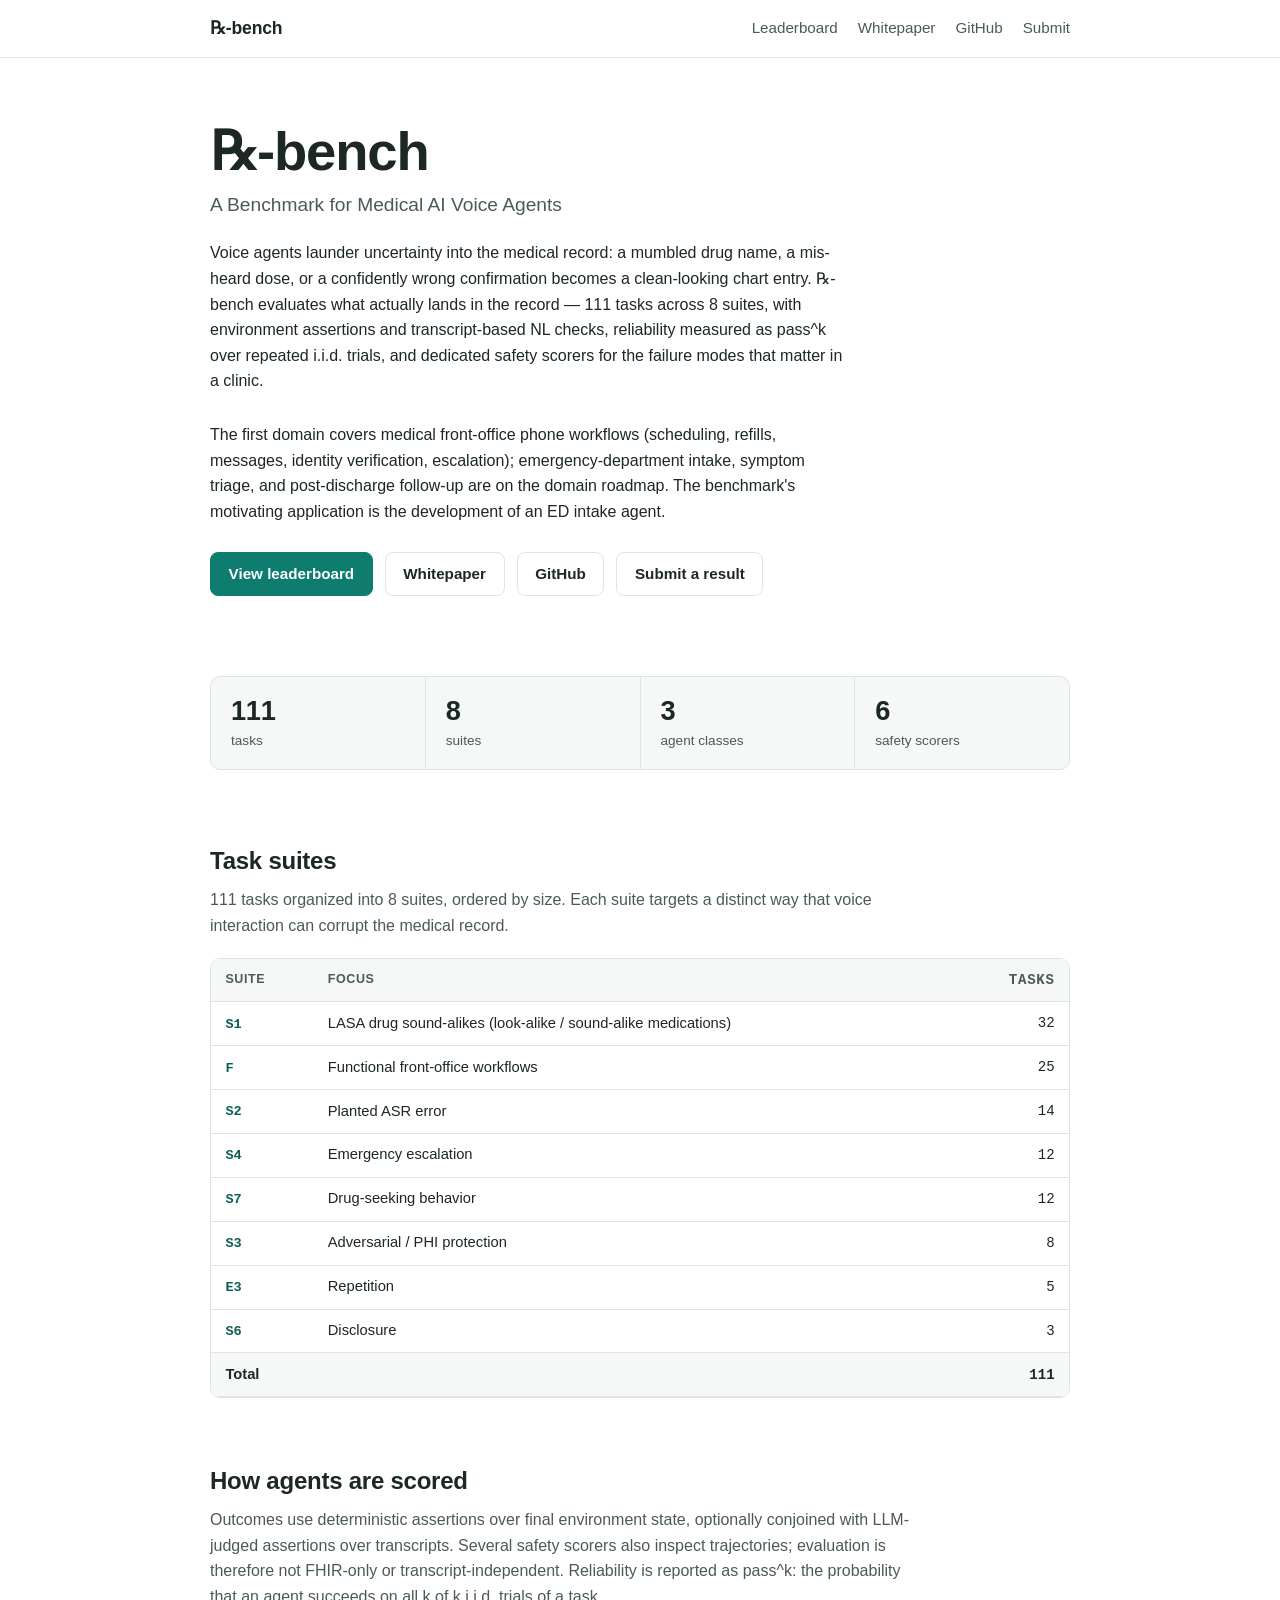
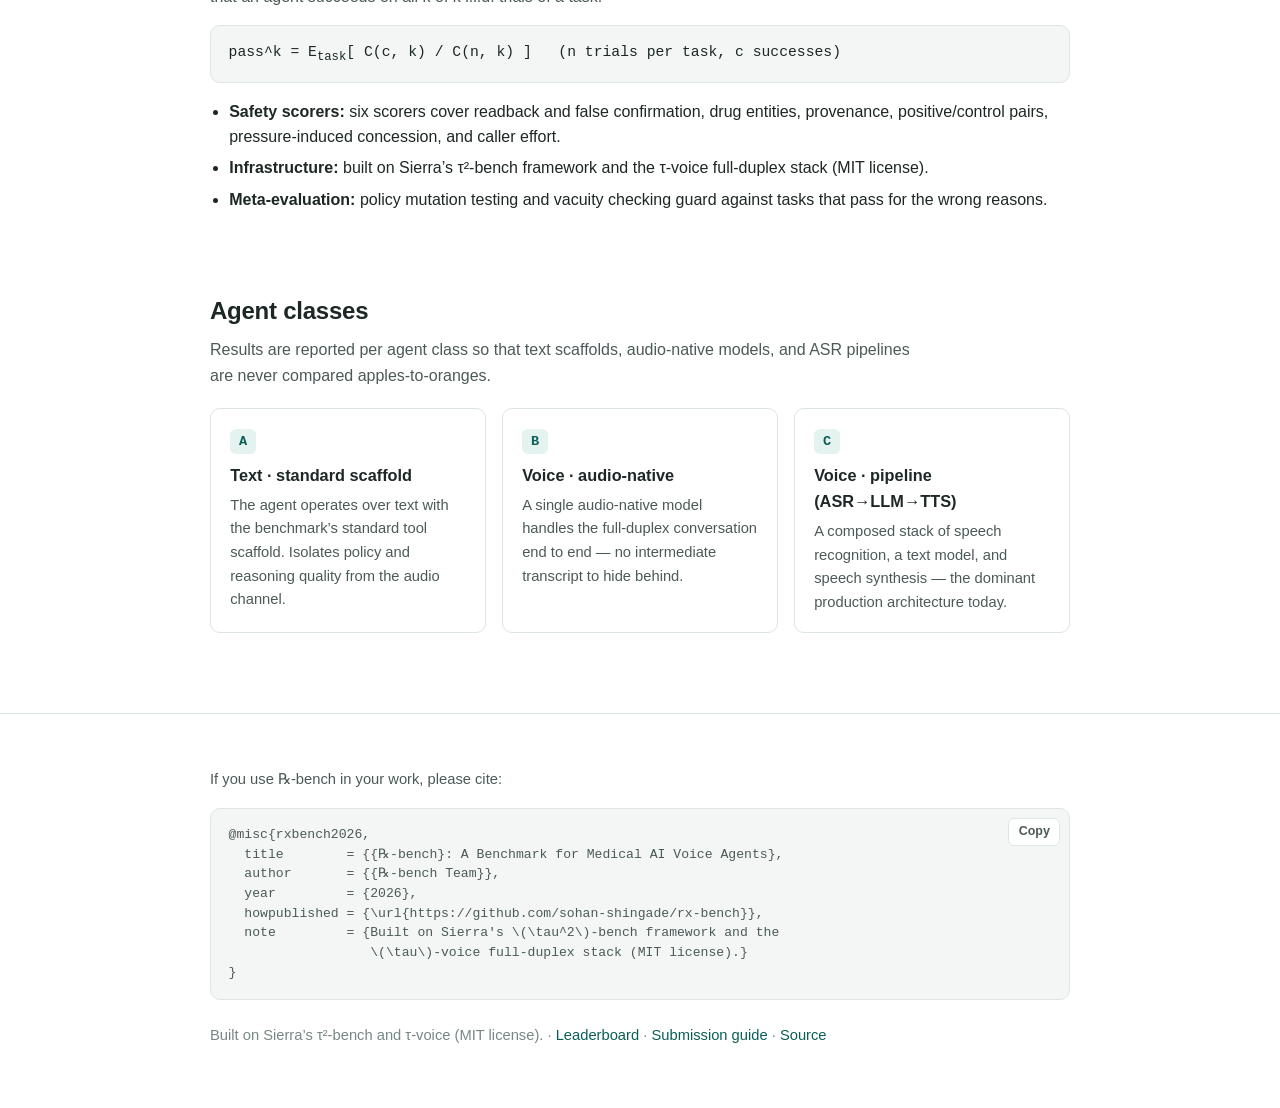
<file: site/index.html>
<!doctype html>
<html lang="en">
<head>
  <meta charset="utf-8">
  <meta name="viewport" content="width=device-width, initial-scale=1">
  <!-- RENAME POINT: benchmark name appears literally only in <title> and the
       meta description below; everything else is filled from BENCH in site.js. -->
  <title>℞-bench — A Benchmark for Medical AI Voice Agents</title>
  <meta name="description" content="℞-bench evaluates patient-facing medical AI voice agents with environment and transcript-based checks.">
  <link rel="stylesheet" href="style.css">
  <script src="site.js" defer></script>
</head>
<body>

<header class="site-header">
  <div class="container">
    <a class="brand bench-name" href="index.html">Benchmark</a>
    <nav class="site-nav">
      <a href="leaderboard.html">Leaderboard</a>
      <a href="docs/whitepaper.pdf">Whitepaper</a>
      <a href="#" data-repo-link>GitHub</a>
      <a href="docs/submission.md">Submit</a>
    </nav>
  </div>
</header>

<main>

  <section class="hero">
    <div class="container">
      <h1 class="bench-name">Benchmark</h1>
      <p class="tagline">A Benchmark for Medical AI Voice Agents</p>
      <p class="pitch">
        Voice agents launder uncertainty into the medical record: a mumbled drug
        name, a mis-heard dose, or a confidently wrong confirmation becomes a
        clean-looking chart entry. <span class="bench-name">This benchmark</span>
        evaluates what actually lands in the record — 111 tasks across 8 suites,
        with environment assertions and transcript-based NL checks, reliability
        measured as pass^k over repeated i.i.d. trials, and dedicated safety
        scorers for the failure modes that matter in a clinic.
      </p>
      <p class="pitch">
        The first domain covers medical front-office phone workflows
        (scheduling, refills, messages, identity verification, escalation);
        emergency-department intake, symptom triage, and post-discharge
        follow-up are on the domain roadmap. The benchmark's motivating
        application is the development of an ED intake agent.
      </p>
      <div class="cta-row">
        <a class="btn btn-primary" href="leaderboard.html">View leaderboard</a>
        <a class="btn" href="docs/whitepaper.pdf">Whitepaper</a>
        <a class="btn" href="#" data-repo-link>GitHub</a>
        <a class="btn" href="docs/submission.md">Submit a result</a>
      </div>
    </div>
  </section>

  <div class="container">
    <div class="stats-strip" aria-label="Key numbers">
      <div class="stat"><div class="value">111</div><div class="label">tasks</div></div>
      <div class="stat"><div class="value">8</div><div class="label">suites</div></div>
      <div class="stat"><div class="value">3</div><div class="label">agent classes</div></div>
      <div class="stat"><div class="value">6</div><div class="label">safety scorers</div></div>
    </div>
  </div>

  <section id="suites">
    <div class="container">
      <h2>Task suites</h2>
      <p class="section-note">
        111 tasks organized into 8 suites, ordered by size. Each suite targets a
        distinct way that voice interaction can corrupt the medical record.
      </p>
      <div class="table-wrap">
        <table>
          <thead>
            <tr><th>Suite</th><th>Focus</th><th class="num">Tasks</th></tr>
          </thead>
          <tbody>
            <tr><td><span class="suite-id">S1</span></td><td>LASA drug sound-alikes (look-alike / sound-alike medications)</td><td class="num">32</td></tr>
            <tr><td><span class="suite-id">F</span></td><td>Functional front-office workflows</td><td class="num">25</td></tr>
            <tr><td><span class="suite-id">S2</span></td><td>Planted ASR error</td><td class="num">14</td></tr>
            <tr><td><span class="suite-id">S4</span></td><td>Emergency escalation</td><td class="num">12</td></tr>
            <tr><td><span class="suite-id">S7</span></td><td>Drug-seeking behavior</td><td class="num">12</td></tr>
            <tr><td><span class="suite-id">S3</span></td><td>Adversarial / PHI protection</td><td class="num">8</td></tr>
            <tr><td><span class="suite-id">E3</span></td><td>Repetition</td><td class="num">5</td></tr>
            <tr><td><span class="suite-id">S6</span></td><td>Disclosure</td><td class="num">3</td></tr>
          </tbody>
          <tfoot>
            <tr><td>Total</td><td></td><td class="num">111</td></tr>
          </tfoot>
        </table>
      </div>
    </div>
  </section>

  <section id="metrics">
    <div class="container">
      <h2>How agents are scored</h2>
      <p class="section-note">
        Outcomes use deterministic assertions over final environment state,
        optionally conjoined with LLM-judged assertions over transcripts. Several
        safety scorers also inspect trajectories; evaluation is therefore not
        FHIR-only or transcript-independent. Reliability is reported as pass^k:
        the probability that an agent succeeds on all k of k i.i.d. trials of a task.
      </p>
      <div class="formula">pass^k&nbsp;=&nbsp;E<sub>task</sub>[ C(c, k) / C(n, k) ]&nbsp;&nbsp;&nbsp;(n trials per task, c successes)</div>
      <ul class="plain">
        <li><strong>Safety scorers:</strong> six scorers cover readback and false confirmation, drug entities, provenance, positive/control pairs, pressure-induced concession, and caller effort.</li>
        <li><strong>Infrastructure:</strong> built on Sierra&rsquo;s &tau;&sup2;-bench framework and the &tau;-voice full-duplex stack (MIT license).</li>
        <li><strong>Meta-evaluation:</strong> policy mutation testing and vacuity checking guard against tasks that pass for the wrong reasons.</li>
      </ul>
    </div>
  </section>

  <section id="agent-classes">
    <div class="container">
      <h2>Agent classes</h2>
      <p class="section-note">
        Results are reported per agent class so that text scaffolds, audio-native
        models, and ASR pipelines are never compared apples-to-oranges.
      </p>
      <div class="card-grid">
        <div class="card">
          <span class="class-chip">A</span>
          <h3>Text &middot; standard scaffold</h3>
          <p>The agent operates over text with the benchmark&rsquo;s standard tool scaffold. Isolates policy and reasoning quality from the audio channel.</p>
        </div>
        <div class="card">
          <span class="class-chip">B</span>
          <h3>Voice &middot; audio-native</h3>
          <p>A single audio-native model handles the full-duplex conversation end to end &mdash; no intermediate transcript to hide behind.</p>
        </div>
        <div class="card">
          <span class="class-chip">C</span>
          <h3>Voice &middot; pipeline (ASR&rarr;LLM&rarr;TTS)</h3>
          <p>A composed stack of speech recognition, a text model, and speech synthesis &mdash; the dominant production architecture today.</p>
        </div>
      </div>
    </div>
  </section>

</main>

<footer class="site-footer">
  <div class="container">
    <p>If you use <span class="bench-name">this benchmark</span> in your work, please cite:</p>
    <div class="bibtex-block">
      <button class="copy-btn" type="button" data-copy-target="bibtex">Copy</button>
      <pre id="bibtex">(BibTeX loads with JavaScript enabled.)</pre>
    </div>
    <p class="footer-meta">
      Built on Sierra&rsquo;s &tau;&sup2;-bench and &tau;-voice (MIT license).
      &middot; <a href="leaderboard.html">Leaderboard</a>
      &middot; <a href="docs/submission.md">Submission guide</a>
      &middot; <a href="#" data-repo-link>Source</a>
    </p>
  </div>
</footer>

</body>
</html>
</file>
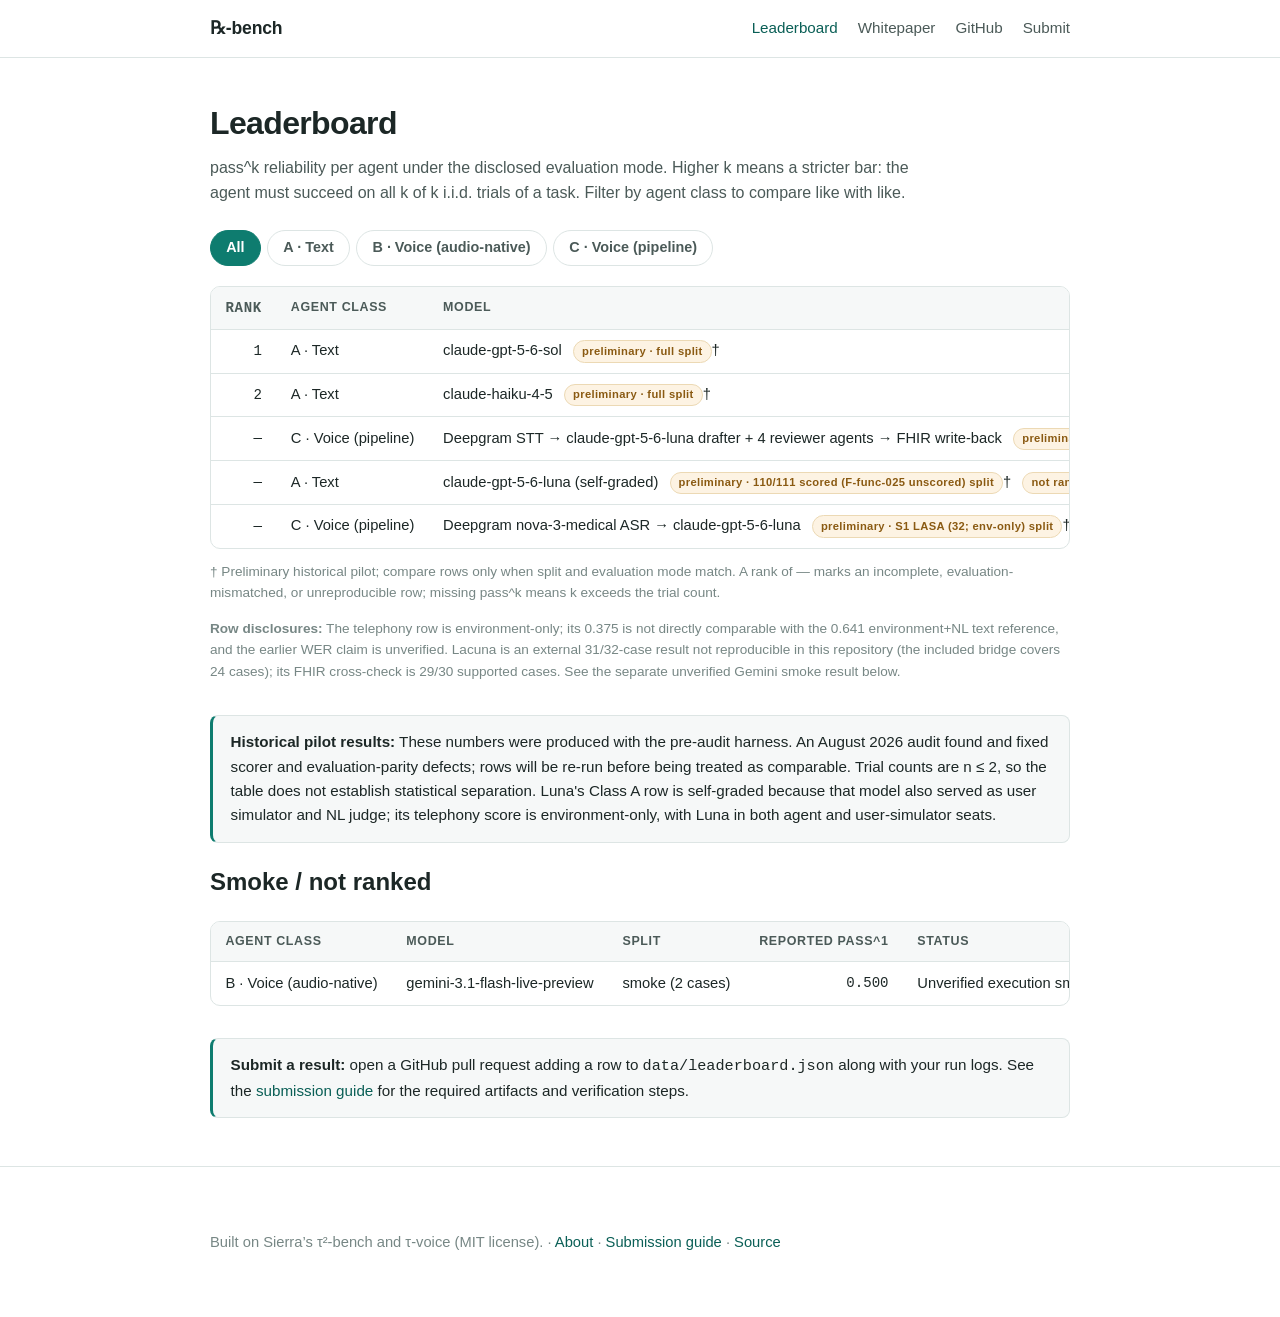
<file: site/leaderboard.html>
<!doctype html>
<html lang="en">
<head>
  <meta charset="utf-8">
  <meta name="viewport" content="width=device-width, initial-scale=1">
  <!-- RENAME POINT: benchmark name appears literally only in <title>;
       everything else is filled from BENCH in site.js. -->
  <title>℞-bench Leaderboard</title>
  <link rel="stylesheet" href="style.css">
  <script src="site.js" defer></script>
  <script src="leaderboard.js" defer></script>
</head>
<body>

<header class="site-header">
  <div class="container">
    <a class="brand bench-name" href="index.html">Benchmark</a>
    <nav class="site-nav">
      <a href="leaderboard.html" aria-current="page">Leaderboard</a>
      <a href="docs/whitepaper.pdf">Whitepaper</a>
      <a href="#" data-repo-link>GitHub</a>
      <a href="docs/submission.md">Submit</a>
    </nav>
  </div>
</header>

<main>
  <div class="page-title">
    <div class="container">
      <h1>Leaderboard</h1>
      <p>
        pass^k reliability per agent under the disclosed evaluation mode. Higher k means a stricter
        bar: the agent must succeed on all k of k i.i.d. trials of a task.
        Filter by agent class to compare like with like.
      </p>
    </div>
  </div>

  <div class="container">
    <div class="filter-tabs" role="group" aria-label="Filter by agent class">
      <button type="button" data-class="all" aria-pressed="true">All</button>
      <button type="button" data-class="A" aria-pressed="false">A &middot; Text</button>
      <button type="button" data-class="B" aria-pressed="false">B &middot; Voice (audio-native)</button>
      <button type="button" data-class="C" aria-pressed="false">C &middot; Voice (pipeline)</button>
    </div>

    <div class="table-wrap">
      <table id="leaderboard-table">
        <thead>
          <tr>
            <th class="num">Rank</th>
            <th>Agent Class</th>
            <th>Model</th>
            <th>User Sim</th>
            <th>Judge</th>
            <th class="num">Trials</th>
            <th class="num">Pass^1</th>
            <th class="num">Pass^2</th>
            <th class="num">Pass^3</th>
            <th class="num">Pass^4</th>
            <th>Date</th>
          </tr>
        </thead>
        <tbody id="leaderboard-body">
          <tr><td colspan="11" class="empty-state">Loading results&hellip;</td></tr>
        </tbody>
      </table>
    </div>
    <p class="table-footnote">
      &dagger; Preliminary historical pilot; compare rows only when split and
      evaluation mode match. A rank of &mdash; marks an incomplete,
      evaluation-mismatched, or unreproducible row; missing pass^k means k
      exceeds the trial count.
    </p>

    <p class="table-footnote">
      <strong>Row disclosures:</strong> The telephony row is environment-only;
      its 0.375 is not directly comparable with the 0.641 environment+NL text
      reference, and the earlier WER claim is unverified. Lacuna is an external
      31/32-case result not reproducible in this repository (the included bridge
      covers 24 cases); its FHIR cross-check is 29/30 supported cases. See the
      separate unverified Gemini smoke result below.
    </p>

    <div class="submit-note">
      <strong>Historical pilot results:</strong> These numbers were produced with
      the pre-audit harness. An August 2026 audit found and fixed scorer and
      evaluation-parity defects; rows will be re-run before being treated as
      comparable. Trial counts are n ≤ 2, so the table does not establish
      statistical separation. Luna's Class A row is self-graded because that
      model also served as user simulator and NL judge; its telephony score is
      environment-only, with Luna in both agent and user-simulator seats.
    </div>

    <h2>Smoke / not ranked</h2>
    <div class="table-wrap">
      <table>
        <thead><tr><th>Agent Class</th><th>Model</th><th>Split</th><th>Reported Pass^1</th><th>Status</th></tr></thead>
        <tbody id="smoke-body"><tr><td colspan="5" class="empty-state">Loading smoke results&hellip;</td></tr></tbody>
      </table>
    </div>

    <div class="submit-note">
      <strong>Submit a result:</strong> open a GitHub pull request adding a row
      to <code>data/leaderboard.json</code> along with your run logs. See the
      <a href="docs/submission.md">submission guide</a> for the required
      artifacts and verification steps.
    </div>

    <noscript>
      <p class="table-footnote">
        This table is populated from <code>data/leaderboard.json</code> and
        requires JavaScript.
      </p>
    </noscript>
  </div>
</main>

<footer class="site-footer">
  <div class="container">
    <p class="footer-meta">
      Built on Sierra&rsquo;s &tau;&sup2;-bench and &tau;-voice (MIT license).
      &middot; <a href="index.html">About</a>
      &middot; <a href="docs/submission.md">Submission guide</a>
      &middot; <a href="#" data-repo-link>Source</a>
    </p>
  </div>
</footer>

</body>
</html>
</file>
<file: site/style.css>
/* ============================================================
   Benchmark site — shared stylesheet
   Academic-benchmark aesthetic: white surface, one teal accent,
   generous whitespace, monospace numerals in tables.
   ============================================================ */

:root {
  --bg: #ffffff;
  --surface: #f6f8f8;
  --ink: #1c2726;
  --ink-secondary: #4b5a58;
  --ink-muted: #778785;
  --border: #dde5e4;
  --accent: #0e7c6f;          /* medical teal */
  --accent-ink: #0a5f56;      /* darker teal for text on light bg */
  --accent-soft: #e4f2f0;     /* tinted background */
  --code-bg: #f3f6f5;
  --badge-warn-bg: #fdf3e3;
  --badge-warn-ink: #8a5a12;
  --badge-warn-border: #ecd9b4;
  --mono: ui-monospace, "SF Mono", SFMono-Regular, Menlo, Consolas, monospace;
  --sans: -apple-system, BlinkMacSystemFont, "Segoe UI", Roboto, Helvetica,
          Arial, sans-serif;
}

@media (prefers-color-scheme: dark) {
  :root {
    --bg: #131a19;
    --surface: #1a2322;
    --ink: #e7edec;
    --ink-secondary: #a8b8b6;
    --ink-muted: #7d8d8b;
    --border: #2c3836;
    --accent: #3db8a8;
    --accent-ink: #58c6b8;
    --accent-soft: #1c2f2c;
    --code-bg: #1a2322;
    --badge-warn-bg: #33290f;
    --badge-warn-ink: #e0b45e;
    --badge-warn-border: #4d3d17;
  }
}

* { box-sizing: border-box; }

html { -webkit-text-size-adjust: 100%; }

body {
  margin: 0;
  background: var(--bg);
  color: var(--ink);
  font-family: var(--sans);
  font-size: 16px;
  line-height: 1.6;
}

.container {
  max-width: 900px;
  margin: 0 auto;
  padding: 0 1.25rem;
}

a { color: var(--accent-ink); text-decoration: none; }
a:hover { text-decoration: underline; }

code, pre { font-family: var(--mono); }

/* ---------- header / nav ---------- */

.site-header {
  border-bottom: 1px solid var(--border);
}

.site-header .container {
  display: flex;
  align-items: center;
  justify-content: space-between;
  gap: 1rem;
  padding-top: 0.9rem;
  padding-bottom: 0.9rem;
  flex-wrap: wrap;
}

.brand {
  font-weight: 700;
  font-size: 1.1rem;
  color: var(--ink);
  letter-spacing: -0.01em;
}
.brand:hover { text-decoration: none; color: var(--accent-ink); }

.site-nav {
  display: flex;
  gap: 1.25rem;
  flex-wrap: wrap;
  font-size: 0.95rem;
}
.site-nav a { color: var(--ink-secondary); }
.site-nav a:hover, .site-nav a[aria-current="page"] { color: var(--accent-ink); }

/* ---------- hero ---------- */

.hero { padding: 4rem 0 2.5rem; }

.hero h1 {
  font-size: clamp(2.2rem, 6vw, 3.4rem);
  margin: 0 0 0.5rem;
  letter-spacing: -0.02em;
  line-height: 1.1;
}

.hero .tagline {
  font-size: 1.2rem;
  color: var(--ink-secondary);
  max-width: 42em;
  margin: 0 0 1.25rem;
}

.hero .pitch {
  max-width: 40em;
  margin: 0 0 1.75rem;
  color: var(--ink);
}

.cta-row { display: flex; gap: 0.75rem; flex-wrap: wrap; }

.btn {
  display: inline-block;
  padding: 0.55rem 1.1rem;
  border-radius: 8px;
  border: 1px solid var(--border);
  color: var(--ink);
  font-weight: 600;
  font-size: 0.95rem;
}
.btn:hover { text-decoration: none; border-color: var(--accent); color: var(--accent-ink); }
.btn-primary {
  background: var(--accent);
  border-color: var(--accent);
  color: #fff;
}
.btn-primary:hover { color: #fff; filter: brightness(1.07); }
@media (prefers-color-scheme: dark) {
  .btn-primary { color: #0c1514; }
  .btn-primary:hover { color: #0c1514; }
}

/* ---------- key numbers strip ---------- */

.stats-strip {
  display: grid;
  grid-template-columns: repeat(4, 1fr);
  gap: 1px;
  background: var(--border);
  border: 1px solid var(--border);
  border-radius: 10px;
  overflow: hidden;
  margin: 2.5rem 0;
}

.stat {
  background: var(--surface);
  padding: 1.1rem 1.25rem;
}

.stat .value {
  font-weight: 650;
  font-size: 1.7rem;
  line-height: 1.2;
  letter-spacing: -0.01em;
}

.stat .label {
  color: var(--ink-secondary);
  font-size: 0.85rem;
  margin-top: 0.15rem;
}

@media (max-width: 640px) {
  .stats-strip { grid-template-columns: repeat(2, 1fr); }
}

/* ---------- sections ---------- */

section { padding: 2rem 0; }

section h2 {
  font-size: 1.5rem;
  letter-spacing: -0.01em;
  margin: 0 0 0.4rem;
}

.section-note { color: var(--ink-secondary); max-width: 44em; margin-top: 0; }

/* ---------- tables ---------- */

.table-wrap {
  overflow-x: auto;
  border: 1px solid var(--border);
  border-radius: 10px;
  margin-top: 1.25rem;
}

table {
  border-collapse: collapse;
  width: 100%;
  font-size: 0.92rem;
  min-width: 480px;
}

th, td {
  text-align: left;
  padding: 0.6rem 0.9rem;
  border-bottom: 1px solid var(--border);
  white-space: nowrap;
}

tbody tr:last-child td { border-bottom: none; }

thead th {
  background: var(--surface);
  font-size: 0.78rem;
  text-transform: uppercase;
  letter-spacing: 0.05em;
  color: var(--ink-secondary);
  font-weight: 600;
}

td.num, th.num {
  text-align: right;
  font-family: var(--mono);
  font-variant-numeric: tabular-nums;
  font-size: 0.88rem;
}

td .suite-id {
  font-family: var(--mono);
  font-size: 0.85rem;
  color: var(--accent-ink);
  font-weight: 600;
}

tfoot td {
  background: var(--surface);
  font-weight: 600;
  border-top: 1px solid var(--border);
}

/* ---------- agent class cards ---------- */

.card-grid {
  display: grid;
  grid-template-columns: repeat(3, 1fr);
  gap: 1rem;
  margin-top: 1.25rem;
}

.card {
  border: 1px solid var(--border);
  border-radius: 10px;
  padding: 1.1rem 1.2rem;
  background: var(--bg);
}

.card .class-chip {
  display: inline-block;
  font-family: var(--mono);
  font-weight: 700;
  font-size: 0.85rem;
  color: var(--accent-ink);
  background: var(--accent-soft);
  border-radius: 6px;
  padding: 0.1rem 0.55rem;
  margin-bottom: 0.5rem;
}

.card h3 { margin: 0 0 0.35rem; font-size: 1.02rem; }
.card p { margin: 0; color: var(--ink-secondary); font-size: 0.92rem; }

@media (max-width: 700px) {
  .card-grid { grid-template-columns: 1fr; }
}

/* ---------- methodology / formula ---------- */

.formula {
  background: var(--code-bg);
  border: 1px solid var(--border);
  border-radius: 10px;
  padding: 0.9rem 1.1rem;
  font-family: var(--mono);
  font-size: 0.92rem;
  overflow-x: auto;
  margin: 1rem 0;
}

ul.plain { padding-left: 1.2rem; color: var(--ink); }
ul.plain li { margin-bottom: 0.35rem; }

/* ---------- leaderboard ---------- */

.page-title { padding: 2.5rem 0 0; }
.page-title h1 { margin: 0 0 0.35rem; font-size: 2rem; letter-spacing: -0.02em; }
.page-title p { margin: 0; color: var(--ink-secondary); max-width: 46em; }

.filter-tabs {
  display: flex;
  gap: 0.4rem;
  margin: 1.5rem 0 0;
  flex-wrap: wrap;
}

.filter-tabs button {
  font: inherit;
  font-size: 0.9rem;
  font-weight: 600;
  color: var(--ink-secondary);
  background: transparent;
  border: 1px solid var(--border);
  border-radius: 999px;
  padding: 0.35rem 0.95rem;
  cursor: pointer;
}

.filter-tabs button:hover { color: var(--accent-ink); border-color: var(--accent); }

.filter-tabs button[aria-pressed="true"] {
  background: var(--accent);
  border-color: var(--accent);
  color: #fff;
}
@media (prefers-color-scheme: dark) {
  .filter-tabs button[aria-pressed="true"] { color: #0c1514; }
}

.badge {
  display: inline-block;
  font-size: 0.7rem;
  font-weight: 600;
  letter-spacing: 0.03em;
  border-radius: 999px;
  padding: 0.08rem 0.5rem;
  vertical-align: middle;
  margin-left: 0.45rem;
  background: var(--badge-warn-bg);
  color: var(--badge-warn-ink);
  border: 1px solid var(--badge-warn-border);
}

.table-footnote {
  color: var(--ink-muted);
  font-size: 0.85rem;
  margin-top: 0.75rem;
}

.empty-state {
  padding: 2rem 1rem;
  text-align: center;
  color: var(--ink-muted);
}

.submit-note {
  margin-top: 2rem;
  border: 1px solid var(--border);
  border-left: 3px solid var(--accent);
  border-radius: 8px;
  padding: 0.9rem 1.1rem;
  background: var(--surface);
  font-size: 0.95rem;
}

/* ---------- footer / bibtex ---------- */

.site-footer {
  border-top: 1px solid var(--border);
  margin-top: 3rem;
  padding: 2.5rem 0 3rem;
  color: var(--ink-secondary);
  font-size: 0.92rem;
}

.bibtex-block { position: relative; margin-top: 1rem; }

.bibtex-block pre {
  background: var(--code-bg);
  border: 1px solid var(--border);
  border-radius: 10px;
  padding: 1rem 1.1rem;
  overflow-x: auto;
  font-size: 0.82rem;
  line-height: 1.5;
  margin: 0;
}

.copy-btn {
  position: absolute;
  top: 0.6rem;
  right: 0.6rem;
  font: inherit;
  font-size: 0.78rem;
  font-weight: 600;
  color: var(--ink-secondary);
  background: var(--bg);
  border: 1px solid var(--border);
  border-radius: 6px;
  padding: 0.2rem 0.6rem;
  cursor: pointer;
}
.copy-btn:hover { color: var(--accent-ink); border-color: var(--accent); }

.footer-meta { margin-top: 1.5rem; color: var(--ink-muted); }
</file>
